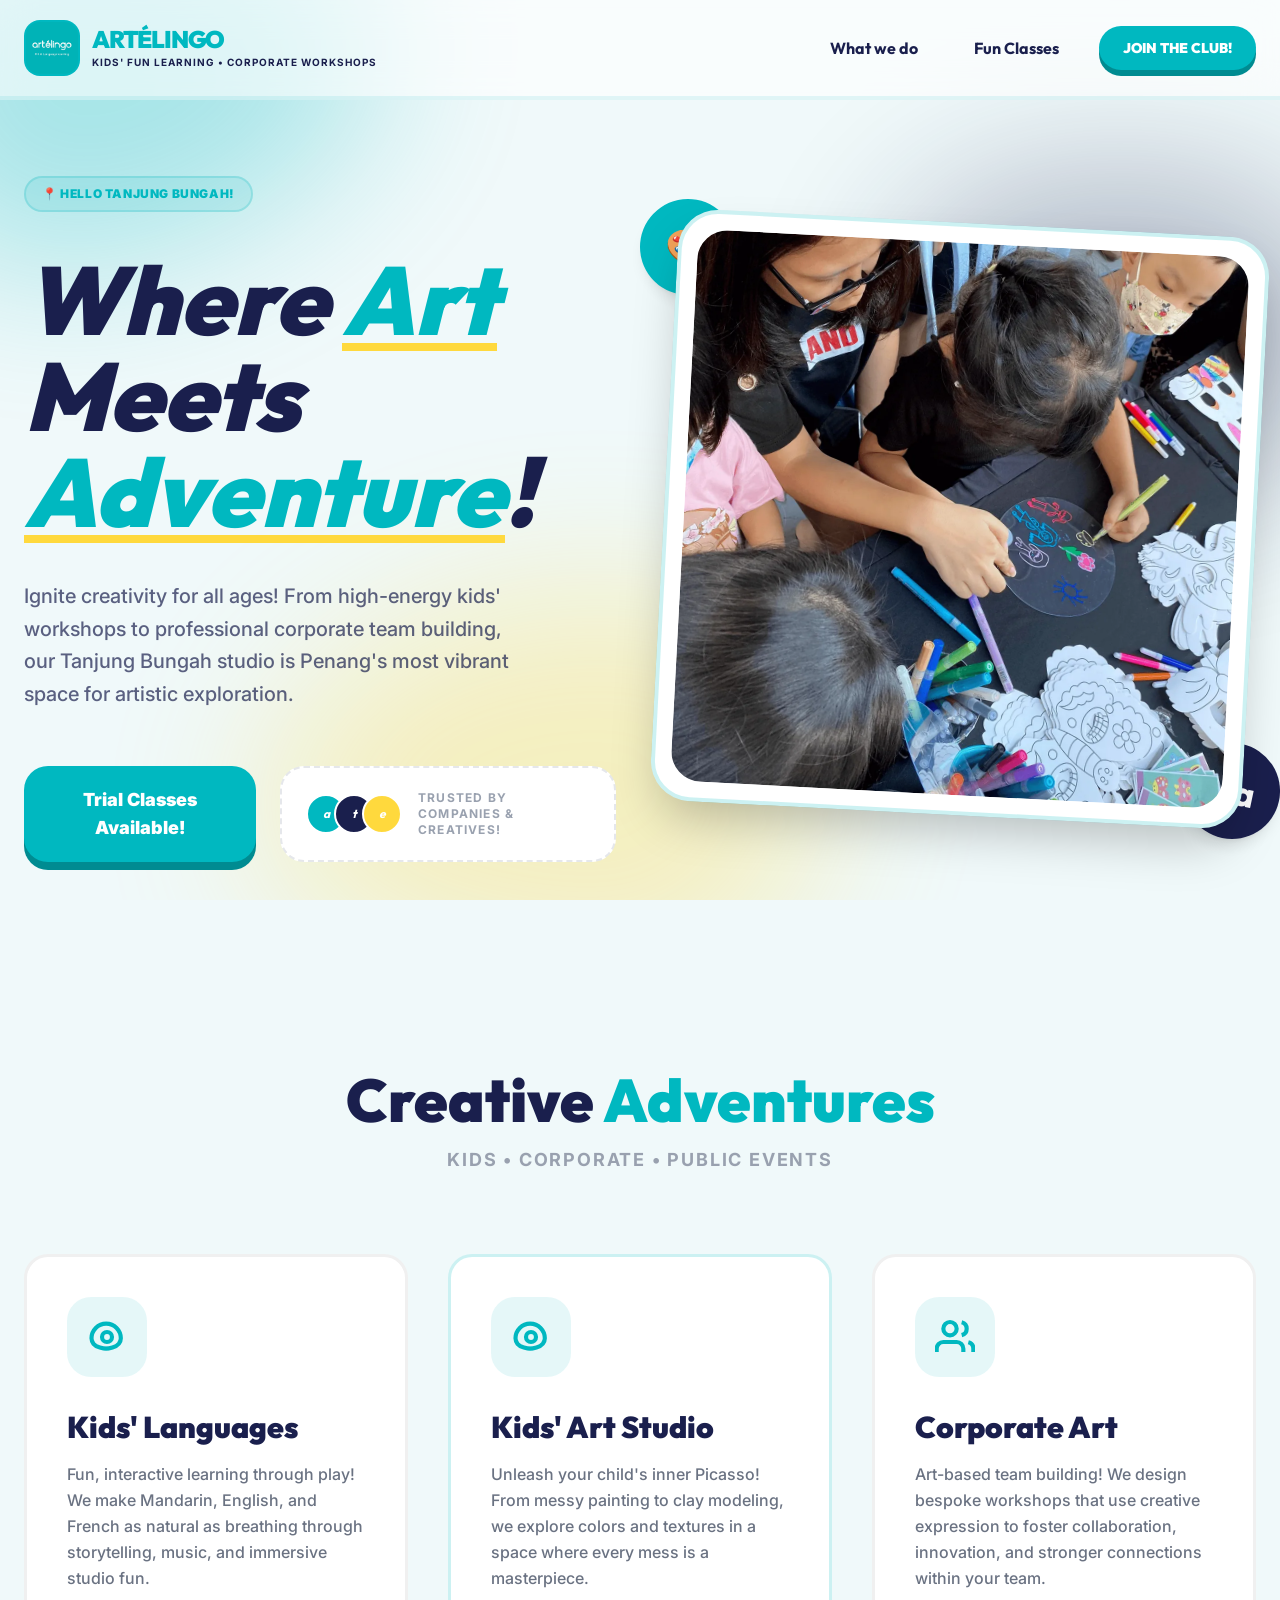
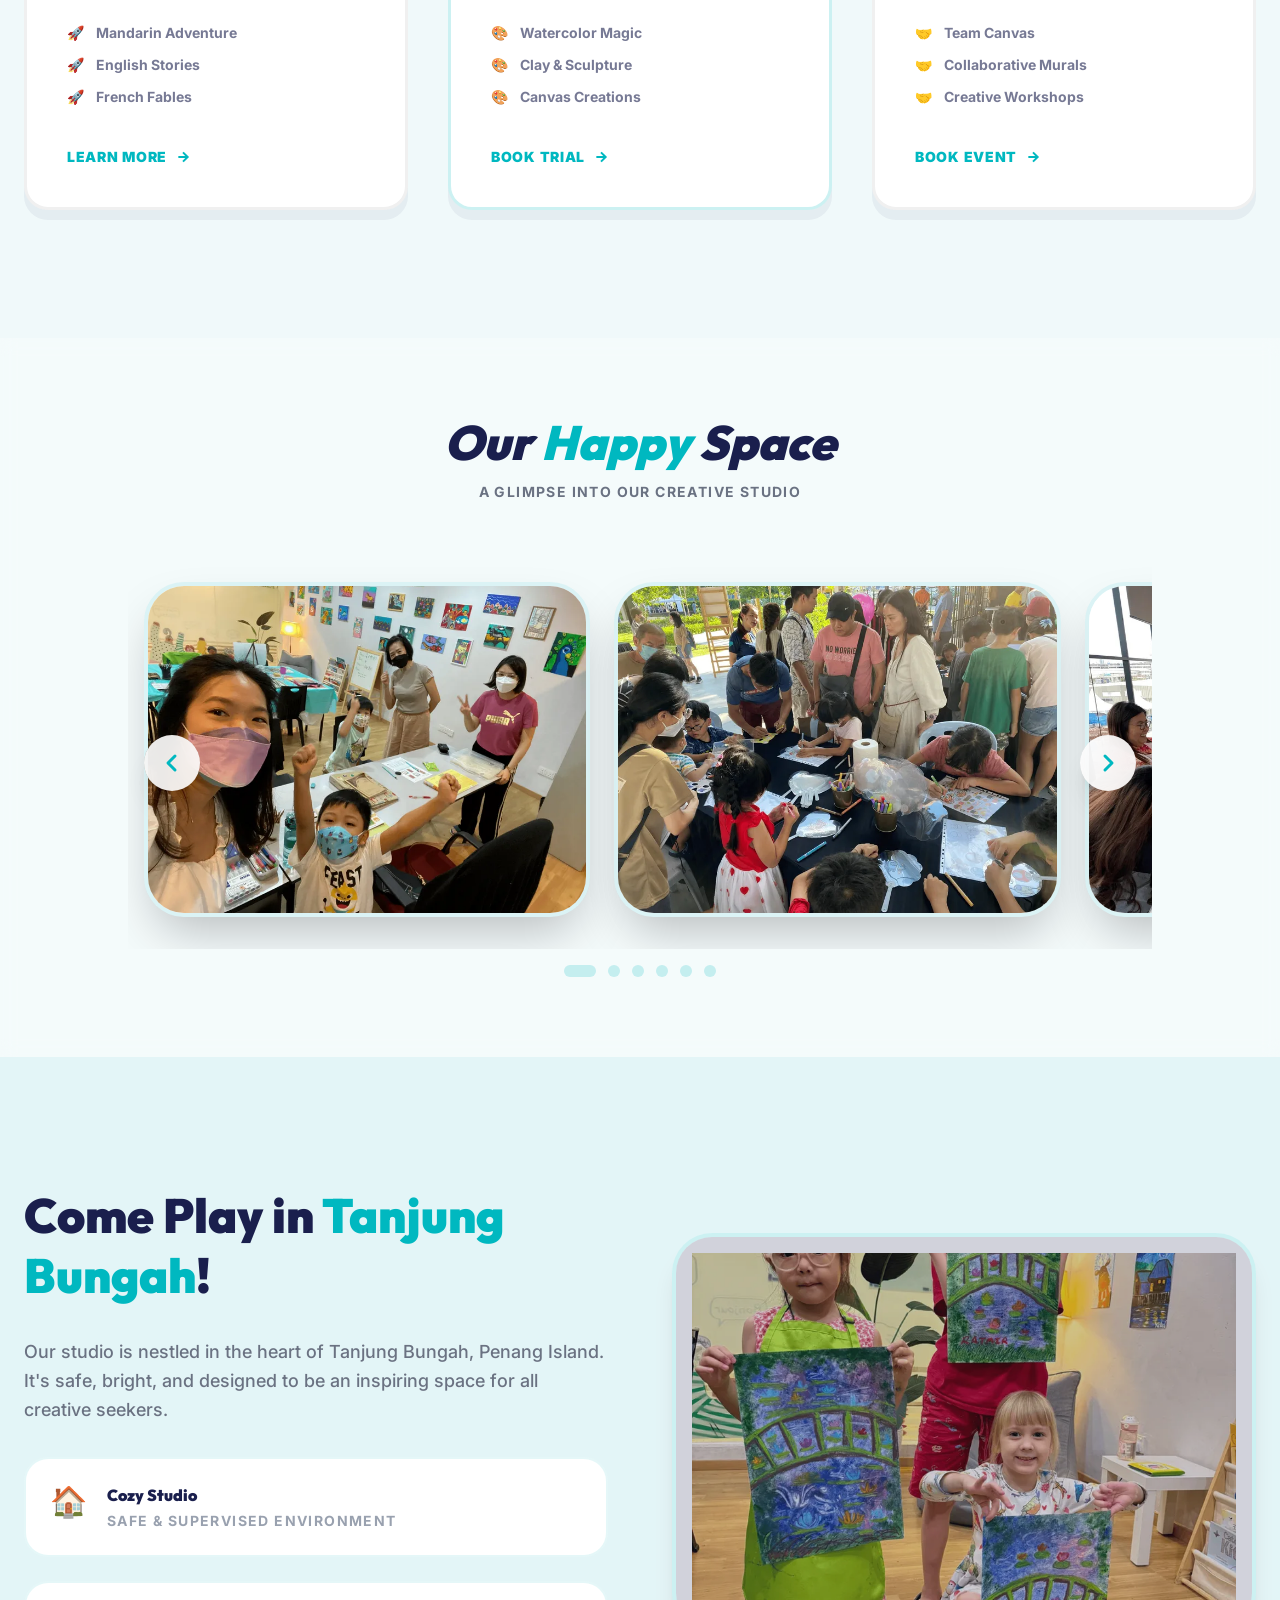
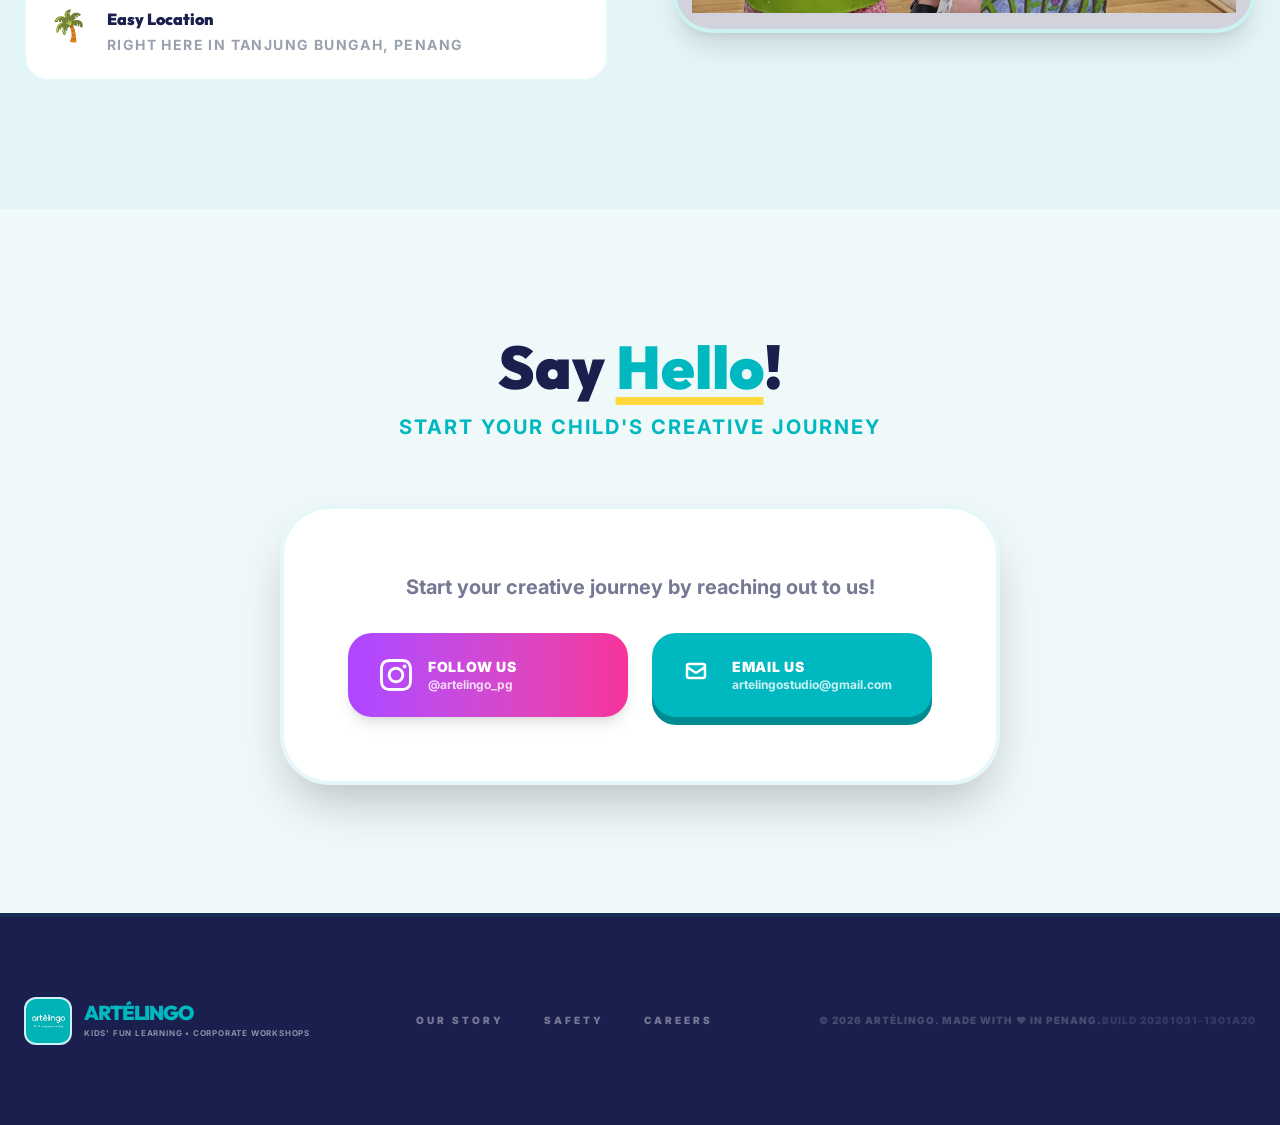
<file: index.html>
<!DOCTYPE html><html lang="en"><head><meta name="build" content="20261031-1301a20"><meta charset="utf-8"><link rel="icon" type="image/svg+xml" href="/favicon.svg"><meta name="viewport" content="width=device-width"><meta name="generator" content="Astro v7.4.4"><title>
			artélingo | Creative Workshops & Team Building @ Tanjung Bungah
		</title><link rel="preconnect" href="https://fonts.googleapis.com"><link rel="preconnect" href="https://fonts.gstatic.com" crossorigin><link href="https://fonts.googleapis.com/css2?family=Inter:wght@400;600;700&family=Outfit:wght@500;700;800&display=swap" rel="stylesheet"><link rel="stylesheet" href="/assets/global.DvCF8xpD.css"><style>.hide-scrollbar[data-astro-cid-oulirr76]::-webkit-scrollbar{display:none}.hide-scrollbar[data-astro-cid-oulirr76]{-ms-overflow-style:none;scrollbar-width:none}
</style></head><body class="bg-bg-light text-brand-navy selection:bg-brand-teal/30"><!-- Playful Background Blobs --><div class="fixed inset-0 pointer-events-none -z-10 overflow-hidden"><div class="absolute top-[-10%] left-[-10%] w-[40%] h-[40%] bg-brand-teal blob-bg fun-border"></div><div class="absolute top-[20%] right-[-5%] w-[35%] h-[35%] bg-brand-navy blob-bg rounded-full opacity-10"></div><div class="absolute bottom-[-10%] left-[20%] w-[45%] h-[45%] bg-brand-yellow blob-bg fun-border" style="border-radius: 60% 40% 30% 70% / 60% 30% 70% 40%;"></div></div><!-- Navigation --><nav class="fixed top-0 w-full z-50 bg-white/60 backdrop-blur-lg border-b-4 border-brand-teal/10"><div class="max-w-7xl mx-auto px-6 h-24 flex items-center justify-between"><div class="flex items-center gap-3 group cursor-pointer"><div class="w-14 h-14 bg-brand-teal rounded-2xl flex items-center justify-center transform group-hover:rotate-12 transition-transform overflow-hidden border-2 border-brand-teal/20"><img src="/assets/logo.BZkuWe5F_Z1hV9ai.svg" alt="artélingo logo" loading="lazy" decoding="async" width="1692" height="1182" class="w-full h-full object-cover"></div><div class="flex flex-col"><span class="text-2xl font-black tracking-tighter text-brand-teal font-outfit uppercase leading-none">artélingo</span><span class="text-[10px] font-bold text-brand-navy uppercase tracking-widest mt-1">Kids' Fun Learning • Corporate Workshops</span></div></div><div class="hidden md:flex items-center gap-6 font-outfit"><a href="#about" class="px-4 py-2 hover:text-brand-teal transition-colors font-bold">What we do</a><a href="#classes" class="px-4 py-2 hover:text-brand-teal transition-colors font-bold">Fun Classes</a><a href="#contact" class="px-6 py-3 bg-brand-teal text-white rounded-full hover:scale-110 transition-transform shadow-[0_6px_0_#008b91] active:translate-y-[4px] active:shadow-none font-black text-sm uppercase">Join the Club!</a></div></div></nav><main class="pt-24"><!-- Hero Section --><section class="relative min-h-[90vh] flex items-center py-20 overflow-hidden"><div class="max-w-7xl mx-auto px-6 grid lg:grid-cols-2 gap-12 items-center"><div class="space-y-10"><div class="inline-flex items-center gap-2 px-4 py-2 rounded-full bg-brand-teal/10 border-2 border-brand-teal/20 text-brand-teal text-xs font-black uppercase tracking-wider bouncy">📍 Hello Tanjung Bungah!</div><h1 class="text-6xl md:text-8xl font-black text-brand-navy font-outfit leading-none italic">Where <span class="text-brand-teal underline decoration-brand-yellow decoration-8 underline-offset-8">Art</span> Meets <span class="text-brand-teal underline decoration-brand-yellow decoration-8 underline-offset-8">Adventure</span>!</h1><p class="text-xl text-brand-navy/70 max-w-lg font-medium leading-relaxed">Ignite creativity for all ages! From high-energy kids' workshops to professional corporate team building, our Tanjung Bungah studio is Penang's most vibrant space for artistic exploration.</p><div class="flex flex-col sm:flex-row gap-6 pt-4"><a href="#contact" class="px-10 py-5 bg-brand-teal text-white font-black rounded-3xl hover:scale-105 transition-all text-center text-lg shadow-[0_8px_0_#008b91] active:translate-y-[4px] active:shadow-none">Trial Classes Available!</a><div class="flex items-center gap-4 px-6 py-4 bg-white rounded-3xl border-2 border-dashed border-gray-200"><div class="flex -space-x-3"><div class="w-10 h-10 rounded-full bg-brand-teal border-2 border-white flex items-center justify-center text-white text-xs font-bold font-outfit leading-none italic">a</div><div class="w-10 h-10 rounded-full bg-brand-navy border-2 border-white flex items-center justify-center text-white text-xs font-bold font-outfit leading-none italic">t</div><div class="w-10 h-10 rounded-full bg-brand-yellow border-2 border-white flex items-center justify-center text-white text-xs font-bold font-outfit leading-none italic">e</div></div><span class="text-xs font-bold text-gray-400 uppercase tracking-widest">Trusted by Companies & Creatives!</span></div></div></div><div class="relative"><!-- Fun Image/SVG Cluster --><div class="relative z-10 p-4 bg-white rounded-[40px] shadow-2xl rotate-3 border-4 border-brand-teal/20 overflow-hidden group"><div class="aspect-square bg-brand-teal/5 rounded-[30px] flex items-center justify-center relative overflow-hidden"><img src="/assets/studio-15.DDVsmuvL_Z25CgY3.webp" srcset="/assets/studio-15.DDVsmuvL_KbuqV.webp 400w, /assets/studio-15.DDVsmuvL_Z29Nv1t.webp 800w, /assets/studio-15.DDVsmuvL_Z2rF9P1.webp 1200w" sizes="(max-width: 1200px) 100vw, 1200px" alt="Studio Session" loading="lazy" decoding="async" width="1440" height="1920" class="w-full h-full object-cover group-hover:scale-110 transition-transform duration-700"><div class="absolute inset-0 bg-gradient-to-t from-brand-navy/40 to-transparent opacity-0 group-hover:opacity-100 transition-opacity flex items-end p-8"><p class="text-white font-outfit font-bold italic">Fun moments at the studio</p></div></div></div><!-- Decorative Elements --><div class="absolute -top-6 -left-6 w-24 h-24 bg-brand-teal rounded-full flex items-center justify-center text-white text-4xl shadow-lg -rotate-12">🎨</div><div class="absolute -bottom-6 -right-6 w-24 h-24 bg-brand-navy rounded-full flex items-center justify-center text-white text-4xl shadow-lg rotate-12 font-bold font-outfit">Aa</div></div></div></section><!-- Services / Classes Section --><section id="classes" class="py-32 relative"><div class="max-w-7xl mx-auto px-6"><div class="text-center mb-20 space-y-4"><h2 class="text-5xl md:text-6xl font-black font-outfit text-brand-navy">Creative <span class="text-brand-teal">Adventures</span></h2><p class="text-lg font-bold text-gray-400 uppercase tracking-widest">Kids • Corporate • Public Events</p></div><div class="grid md:grid-cols-3 gap-10"><!-- Kids' Languages --><div class="kid-card p-10 group bg-white"><div class="w-20 h-20 bg-brand-teal/10 rounded-3xl flex items-center justify-center text-brand-teal mb-8 group-hover:scale-110 transition-transform"><svg class="w-10 h-10" viewBox="0 0 24 24" fill="none" stroke="currentColor" stroke-width="2.5"><path d="M12 19c-2.3 0-6.4-.8-8.1-2.9-.7-.9-1.2-2.1-1.2-3.3 0-4.8 3.9-8.8 8.8-8.8s8.8 3.9 8.8 8.8c0 1.2-.5 2.4-1.2 3.3-1.7 2.1-5.8 2.9-8.1 2.9Z"></path><circle cx="12" cy="12" r="3"></circle></svg></div><h3 class="text-3xl font-black text-brand-navy mb-4 font-outfit">Kids' Languages</h3><p class="text-gray-500 font-medium leading-relaxed mb-8">Fun, interactive learning through play! We make Mandarin, English, and French as natural as breathing through storytelling, music, and immersive studio fun.</p><ul class="space-y-3 mb-10"><li class="flex items-center gap-3 font-bold text-sm text-brand-navy/60"><span class="text-brand-teal">🚀</span> Mandarin Adventure</li><li class="flex items-center gap-3 font-bold text-sm text-brand-navy/60"><span class="text-brand-teal">🚀</span> English Stories</li><li class="flex items-center gap-3 font-bold text-sm text-brand-navy/60"><span class="text-brand-teal">🚀</span> French Fables</li></ul><a href="#contact" class="text-brand-teal font-black text-sm uppercase tracking-wider flex items-center gap-2 group/link hover:gap-4 transition-all">Learn More <svg class="w-4 h-4" viewBox="0 0 24 24" fill="none" stroke="currentColor" stroke-width="3"><path d="M5 12h14M12 5l7 7-7 7"></path></svg></a></div><!-- Kids' Art Studio --><div class="kid-card p-10 group bg-white !border-brand-teal/20"><div class="w-20 h-20 bg-brand-teal/10 rounded-3xl flex items-center justify-center text-brand-teal mb-8 group-hover:scale-110 transition-transform"><svg class="w-10 h-10" viewBox="0 0 24 24" fill="none" stroke="currentColor" stroke-width="2.5"><path d="M12 19c-2.3 0-6.4-.8-8.1-2.9-.7-.9-1.2-2.1-1.2-3.3 0-4.8 3.9-8.8 8.8-8.8s8.8 3.9 8.8 8.8c0 1.2-.5 2.4-1.2 3.3-1.7 2.1-5.8 2.9-8.1 2.9Z"></path><circle cx="12" cy="12" r="3"></circle></svg></div><h3 class="text-3xl font-black text-brand-navy mb-4 font-outfit">Kids' Art Studio</h3><p class="text-gray-500 font-medium leading-relaxed mb-8">Unleash your child's inner Picasso! From messy painting to clay modeling, we explore colors and textures in a space where every mess is a masterpiece.</p><ul class="space-y-3 mb-10"><li class="flex items-center gap-3 font-bold text-sm text-brand-navy/60"><span class="text-brand-teal">🎨</span> Watercolor Magic</li><li class="flex items-center gap-3 font-bold text-sm text-brand-navy/60"><span class="text-brand-teal">🎨</span> Clay & Sculpture</li><li class="flex items-center gap-3 font-bold text-sm text-brand-navy/60"><span class="text-brand-teal">🎨</span> Canvas Creations</li></ul><a href="#contact" class="text-brand-teal font-black text-sm uppercase tracking-wider flex items-center gap-2 group/link hover:gap-4 transition-all">Book Trial <svg class="w-4 h-4" viewBox="0 0 24 24" fill="none" stroke="currentColor" stroke-width="3"><path d="M5 12h14M12 5l7 7-7 7"></path></svg></a></div><!-- Corporate Art --><div class="kid-card p-10 group bg-white"><div class="w-20 h-20 bg-brand-teal/10 rounded-3xl flex items-center justify-center text-brand-teal mb-8 group-hover:scale-110 transition-transform"><svg class="w-10 h-10" viewBox="0 0 24 24" fill="none" stroke="currentColor" stroke-width="2.5"><path d="M17 21v-2a4 4 0 0 0-4-4H5a4 4 0 0 0-4 4v2"></path><circle cx="9" cy="7" r="4"></circle><path d="M23 21v-2a4 4 0 0 0-3-3.87"></path><path d="M16 3.13a4 4 0 0 1 0 7.75"></path></svg></div><h3 class="text-3xl font-black text-brand-navy mb-4 font-outfit">Corporate Art</h3><p class="text-gray-500 font-medium leading-relaxed mb-8">Art-based team building! We design bespoke workshops that use creative expression to foster collaboration, innovation, and stronger connections within your team.</p><ul class="space-y-3 mb-10"><li class="flex items-center gap-3 font-bold text-sm text-brand-navy/60"><span class="text-brand-teal">🤝</span> Team Canvas</li><li class="flex items-center gap-3 font-bold text-sm text-brand-navy/60"><span class="text-brand-teal">🤝</span> Collaborative Murals</li><li class="flex items-center gap-3 font-bold text-sm text-brand-navy/60"><span class="text-brand-teal">🤝</span> Creative Workshops</li></ul><a href="#contact" class="text-brand-teal font-black text-sm uppercase tracking-wider flex items-center gap-2 group/link hover:gap-4 transition-all">Book Event <svg class="w-4 h-4" viewBox="0 0 24 24" fill="none" stroke="currentColor" stroke-width="3"><path d="M5 12h14M12 5l7 7-7 7"></path></svg></a></div></div></div></section><!-- Studio Gallery Section --><section class="py-20 overflow-hidden bg-white/30 backdrop-blur-sm"><div class="max-w-7xl mx-auto px-6"><div class="text-center mb-12"><h2 class="text-4xl md:text-5xl font-black font-outfit text-brand-navy mb-4 italic">Our <span class="text-brand-teal">Happy</span> Space</h2><p class="text-gray-500 font-bold uppercase tracking-widest text-sm">A glimpse into our creative studio</p></div><div class="relative group max-w-5xl mx-auto" data-astro-cid-oulirr76><div id="carousel" class="flex overflow-x-auto snap-x snap-mandatory hide-scrollbar gap-6 py-8 px-4 scroll-smooth" data-astro-cid-oulirr76><div class="flex-none w-[85%] md:w-[60%] lg:w-[45%] snap-center" data-astro-cid-oulirr76><div class="relative aspect-[4/3] overflow-hidden rounded-[40px] shadow-2xl border-4 border-brand-teal/10 group/card" data-astro-cid-oulirr76><img src="/assets/studio-1.YqqoqtOQ_Z1LtoFF.webp" srcset="/assets/studio-1.YqqoqtOQ_1YK5PY.webp 400w, /assets/studio-1.YqqoqtOQ_Z339RC.webp 800w" sizes="(max-width: 800px) 100vw, 800px" alt="Studio Image 1" data-astro-cid-oulirr76="true" loading="lazy" decoding="async" width="1920" height="1440" class="w-full h-full object-cover group-hover/card:scale-110 transition-transform duration-700"><div class="absolute inset-0 bg-gradient-to-t from-brand-navy/60 to-transparent opacity-0 group-hover/card:opacity-100 transition-opacity duration-500 flex items-end p-8" data-astro-cid-oulirr76><span class="text-white font-outfit font-bold text-lg italic lowercase" data-astro-cid-oulirr76>artélingo studio adventure</span></div></div></div><div class="flex-none w-[85%] md:w-[60%] lg:w-[45%] snap-center" data-astro-cid-oulirr76><div class="relative aspect-[4/3] overflow-hidden rounded-[40px] shadow-2xl border-4 border-brand-teal/10 group/card" data-astro-cid-oulirr76><img src="/assets/studio-10.OKH2YwxR_2v46rG.webp" srcset="/assets/studio-10.OKH2YwxR_2kAQSk.webp 400w, /assets/studio-10.OKH2YwxR_X40rr.webp 800w" sizes="(max-width: 800px) 100vw, 800px" alt="Studio Image 2" data-astro-cid-oulirr76="true" loading="lazy" decoding="async" width="1920" height="1440" class="w-full h-full object-cover group-hover/card:scale-110 transition-transform duration-700"><div class="absolute inset-0 bg-gradient-to-t from-brand-navy/60 to-transparent opacity-0 group-hover/card:opacity-100 transition-opacity duration-500 flex items-end p-8" data-astro-cid-oulirr76><span class="text-white font-outfit font-bold text-lg italic lowercase" data-astro-cid-oulirr76>artélingo studio adventure</span></div></div></div><div class="flex-none w-[85%] md:w-[60%] lg:w-[45%] snap-center" data-astro-cid-oulirr76><div class="relative aspect-[4/3] overflow-hidden rounded-[40px] shadow-2xl border-4 border-brand-teal/10 group/card" data-astro-cid-oulirr76><img src="/assets/studio-11.DTXxa7_b_Z11kMOy.webp" srcset="/assets/studio-11.DTXxa7_b_23DB2X.webp 400w, /assets/studio-11.DTXxa7_b_G6JB5.webp 800w" sizes="(max-width: 800px) 100vw, 800px" alt="Studio Image 3" data-astro-cid-oulirr76="true" loading="lazy" decoding="async" width="1920" height="1440" class="w-full h-full object-cover group-hover/card:scale-110 transition-transform duration-700"><div class="absolute inset-0 bg-gradient-to-t from-brand-navy/60 to-transparent opacity-0 group-hover/card:opacity-100 transition-opacity duration-500 flex items-end p-8" data-astro-cid-oulirr76><span class="text-white font-outfit font-bold text-lg italic lowercase" data-astro-cid-oulirr76>artélingo studio adventure</span></div></div></div><div class="flex-none w-[85%] md:w-[60%] lg:w-[45%] snap-center" data-astro-cid-oulirr76><div class="relative aspect-[4/3] overflow-hidden rounded-[40px] shadow-2xl border-4 border-brand-teal/10 group/card" data-astro-cid-oulirr76><img src="/assets/studio-12.BcDqUwxy_Zrk7Ir.webp" srcset="/assets/studio-12.BcDqUwxy_Z2lo4Ig.webp 400w, /assets/studio-12.BcDqUwxy_1mgcDM.webp 800w" sizes="(max-width: 800px) 100vw, 800px" alt="Studio Image 4" data-astro-cid-oulirr76="true" loading="lazy" decoding="async" width="1920" height="1440" class="w-full h-full object-cover group-hover/card:scale-110 transition-transform duration-700"><div class="absolute inset-0 bg-gradient-to-t from-brand-navy/60 to-transparent opacity-0 group-hover/card:opacity-100 transition-opacity duration-500 flex items-end p-8" data-astro-cid-oulirr76><span class="text-white font-outfit font-bold text-lg italic lowercase" data-astro-cid-oulirr76>artélingo studio adventure</span></div></div></div><div class="flex-none w-[85%] md:w-[60%] lg:w-[45%] snap-center" data-astro-cid-oulirr76><div class="relative aspect-[4/3] overflow-hidden rounded-[40px] shadow-2xl border-4 border-brand-teal/10 group/card" data-astro-cid-oulirr76><img src="/assets/studio-13.CN3Lq9mC_Z96Osg.webp" srcset="/assets/studio-13.CN3Lq9mC_2lICSp.webp 400w, /assets/studio-13.CN3Lq9mC_21lLzv.webp 800w" sizes="(max-width: 800px) 100vw, 800px" alt="Studio Image 5" data-astro-cid-oulirr76="true" loading="lazy" decoding="async" width="1212" height="1920" class="w-full h-full object-cover group-hover/card:scale-110 transition-transform duration-700"><div class="absolute inset-0 bg-gradient-to-t from-brand-navy/60 to-transparent opacity-0 group-hover/card:opacity-100 transition-opacity duration-500 flex items-end p-8" data-astro-cid-oulirr76><span class="text-white font-outfit font-bold text-lg italic lowercase" data-astro-cid-oulirr76>artélingo studio adventure</span></div></div></div><div class="flex-none w-[85%] md:w-[60%] lg:w-[45%] snap-center" data-astro-cid-oulirr76><div class="relative aspect-[4/3] overflow-hidden rounded-[40px] shadow-2xl border-4 border-brand-teal/10 group/card" data-astro-cid-oulirr76><img src="/assets/studio-14.BC5aR-wb_1PQMte.webp" srcset="/assets/studio-14.BC5aR-wb_Z157XoV.webp 400w, /assets/studio-14.BC5aR-wb_1549VA.webp 800w" sizes="(max-width: 800px) 100vw, 800px" alt="Studio Image 6" data-astro-cid-oulirr76="true" loading="lazy" decoding="async" width="1440" height="1920" class="w-full h-full object-cover group-hover/card:scale-110 transition-transform duration-700"><div class="absolute inset-0 bg-gradient-to-t from-brand-navy/60 to-transparent opacity-0 group-hover/card:opacity-100 transition-opacity duration-500 flex items-end p-8" data-astro-cid-oulirr76><span class="text-white font-outfit font-bold text-lg italic lowercase" data-astro-cid-oulirr76>artélingo studio adventure</span></div></div></div></div><!-- Navigation Buttons --><button id="prev" class="absolute left-4 top-1/2 -translate-y-1/2 w-14 h-14 bg-white/90 backdrop-blur-md rounded-full shadow-xl flex items-center justify-center text-brand-teal hover:bg-brand-teal hover:text-white transition-all hover:scale-110 active:scale-95 z-20 md:flex hidden" aria-label="Previous slide" data-astro-cid-oulirr76><svg class="w-6 h-6" fill="none" stroke="currentColor" stroke-width="3" viewBox="0 0 24 24" data-astro-cid-oulirr76><path stroke-linecap="round" stroke-linejoin="round" d="M15 19l-7-7 7-7 text-brand-teal" data-astro-cid-oulirr76></path></svg></button><button id="next" class="absolute right-4 top-1/2 -translate-y-1/2 w-14 h-14 bg-white/90 backdrop-blur-md rounded-full shadow-xl flex items-center justify-center text-brand-teal hover:bg-brand-teal hover:text-white transition-all hover:scale-110 active:scale-95 z-20 md:flex hidden" aria-label="Next slide" data-astro-cid-oulirr76><svg class="w-6 h-6" fill="none" stroke="currentColor" stroke-width="3" viewBox="0 0 24 24" data-astro-cid-oulirr76><path stroke-linecap="round" stroke-linejoin="round" d="M9 5l7 7-7 7" data-astro-cid-oulirr76></path></svg></button><!-- Indicators --><div class="flex justify-center gap-3 mt-4" data-astro-cid-oulirr76><div class="w-3 h-3 rounded-full bg-brand-teal/20 transition-all duration-300" data-index="0" data-astro-cid-oulirr76></div><div class="w-3 h-3 rounded-full bg-brand-teal/20 transition-all duration-300" data-index="1" data-astro-cid-oulirr76></div><div class="w-3 h-3 rounded-full bg-brand-teal/20 transition-all duration-300" data-index="2" data-astro-cid-oulirr76></div><div class="w-3 h-3 rounded-full bg-brand-teal/20 transition-all duration-300" data-index="3" data-astro-cid-oulirr76></div><div class="w-3 h-3 rounded-full bg-brand-teal/20 transition-all duration-300" data-index="4" data-astro-cid-oulirr76></div><div class="w-3 h-3 rounded-full bg-brand-teal/20 transition-all duration-300" data-index="5" data-astro-cid-oulirr76></div></div></div><script type="module">var e=document.getElementById(`carousel`),t=document.getElementById(`prev`),n=document.getElementById(`next`),r=document.querySelectorAll(`[data-index]`);if(e&&t&&n){let i=()=>e.clientWidth*.7;t.addEventListener(`click`,()=>{e.scrollBy({left:-i(),behavior:`smooth`})}),n.addEventListener(`click`,()=>{e.scrollBy({left:i(),behavior:`smooth`})}),e.addEventListener(`scroll`,()=>{let t=Math.round(e.scrollLeft/(e.scrollWidth/r.length));r.forEach((e,n)=>{n===t?(e.classList.add(`bg-brand-teal`,`w-8`),e.classList.remove(`bg-brand-teal/20`)):(e.classList.remove(`bg-brand-teal`,`w-8`),e.classList.add(`bg-brand-teal/20`))})}),r[0]?.classList.add(`bg-brand-teal`,`w-8`)}</script></div></section><!-- Visit Us Section --><section id="visit" class="py-32 bg-brand-teal/5"><div class="max-w-7xl mx-auto px-6"><div class="grid lg:grid-cols-2 gap-16 items-center"><div class="space-y-8"><h2 class="text-5xl font-black font-outfit text-brand-navy leading-tight">Come Play in <span class="text-brand-teal">Tanjung Bungah</span>!</h2><p class="text-lg text-gray-500 font-medium leading-relaxed">Our studio is nestled in the heart of Tanjung Bungah, Penang Island. It's safe, bright, and designed to be an inspiring space for all creative seekers.</p><div class="grid gap-6"><div class="flex gap-5 p-6 bg-white rounded-3xl border-2 border-brand-teal/10"><div class="text-3xl">🏠</div><div><h4 class="font-black text-brand-navy mb-1">Cozy Studio</h4><p class="text-sm font-bold text-gray-400 uppercase tracking-widest">Safe & Supervised Environment</p></div></div><div class="flex gap-5 p-6 bg-white rounded-3xl border-2 border-brand-teal/10"><div class="text-3xl">🌴</div><div><h4 class="font-black text-brand-navy mb-1">Easy Location</h4><p class="text-sm font-bold text-gray-400 uppercase tracking-widest">Right here in Tanjung Bungah, Penang</p></div></div></div></div><div class="p-4 bg-white rounded-[40px] shadow-xl h-[400px] overflow-hidden border-4 border-brand-teal/20 relative group"><img src="/assets/studio-16.DJeHS2wc_Z1rm4fD.webp" srcset="/assets/studio-16.DJeHS2wc_7qc0h.webp 400w, /assets/studio-16.DJeHS2wc_2hCklN.webp 800w" sizes="(max-width: 800px) 100vw, 800px" alt="Artelingo Studio" loading="lazy" decoding="async" width="1440" height="1920" class="w-full h-full object-cover group-hover:scale-110 transition-transform duration-700"><div class="absolute inset-0 bg-brand-navy/20 group-hover:bg-transparent transition-colors"></div></div></div></div></section><!-- Final CTA / Contact --><section id="contact" class="py-32 relative overflow-hidden"><div class="max-w-3xl mx-auto px-6 relative z-10"><div class="text-center mb-16 space-y-4"><h2 class="text-5xl md:text-6xl font-black font-outfit text-brand-navy">Say <span class="text-brand-teal underline decoration-brand-yellow decoration-8 underline-offset-8">Hello</span>!</h2><p class="text-xl font-bold text-brand-teal uppercase tracking-widest">Start your child's creative journey</p></div><div class="space-y-8 bg-white p-10 md:p-16 rounded-[50px] shadow-2xl border-4 border-brand-teal/10"><p class="text-center text-xl font-bold text-brand-navy/60 mb-8">Start your creative journey by reaching out to us!</p><div class="grid sm:grid-cols-2 gap-6"><a href="https://instagram.com/artelingo_pg" target="_blank" rel="noopener noreferrer" class="flex items-center gap-4 px-8 py-6 bg-gradient-to-r from-purple-500 to-pink-500 text-white rounded-3xl shadow-lg hover:scale-105 transition-all text-center no-underline"><svg class="w-8 h-8" fill="currentColor" viewBox="0 0 24 24"><path d="M12 2.163c3.204 0 3.584.012 4.85.07 3.252.148 4.771 1.691 4.919 4.919.058 1.265.069 1.645.069 4.849 0 3.205-.012 3.584-.069 4.849-.149 3.225-1.664 4.771-4.919 4.919-1.266.058-1.644.07-4.85.07-3.204 0-3.584-.012-4.849-.07-3.26-.149-4.771-1.699-4.919-4.92-.058-1.265-.07-1.644-.07-4.849 0-3.204.013-3.583.07-4.849.149-3.227 1.664-4.771 4.919-4.919 1.266-.057 1.645-.069 4.849-.069zm0-2.163c-3.259 0-3.667.014-4.947.072-4.358.2-6.78 2.618-6.98 6.98-.059 1.281-.073 1.689-.073 4.948 0 3.259.014 3.668.072 4.948.2 4.358 2.618 6.78 6.98 6.98 1.281.058 1.689.072 4.948.072 3.259 0 3.668-.014 4.948-.072 4.354-.2 6.782-2.618 6.979-6.98.059-1.28.073-1.689.073-4.948 0-3.259-.014-3.667-.072-4.947-.196-4.354-2.617-6.78-6.979-6.98-1.281-.059-1.69-.073-4.949-.073zm0 5.838c-3.403 0-6.162 2.759-6.162 6.162s2.759 6.163 6.162 6.163 6.162-2.759 6.162-6.163c0-3.403-2.759-6.162-6.162-6.162zm0 10.162c-2.209 0-4-1.79-4-4 0-2.209 1.791-4 4-4s4 1.791 4 4c0 2.21-1.791 4-4 4zm6.406-11.845c-.796 0-1.441.645-1.441 1.44s.645 1.44 1.441 1.44c.795 0 1.439-.645 1.439-1.44s-.644-1.44-1.439-1.44z"></path></svg><div class="text-left"><div class="font-black uppercase tracking-wider text-sm">Follow us</div><div class="font-bold text-xs opacity-80">@artelingo_pg</div></div></a><a href="mailto:artelingostudio@gmail.com" class="flex items-center gap-4 px-8 py-6 bg-brand-teal text-white rounded-3xl shadow-[0_8px_0_#008b91] hover:scale-105 hover:shadow-[0_12px_0_#008b91] active:translate-y-[4px] active:shadow-[0_4px_0_#008b91] transition-all text-center no-underline"><svg class="w-8 h-8" fill="none" stroke="currentColor" stroke-width="2.5"><path d="M3 8l7.89 5.26a2 2 0 002.22 0L21 8M5 19h14a2 2 0 002-2V7a2 2 0 00-2-2H5a2 2 0 00-2 2v10a2 2 0 002 2z"></path></svg><div class="text-left"><div class="font-black uppercase tracking-wider text-sm">Email us</div><div class="font-bold text-xs opacity-80">artelingostudio@gmail.com</div></div></a></div></div></div></section><!-- Footer --><footer class="py-20 border-t-4 border-brand-teal/10 bg-brand-navy text-white"><div class="max-w-7xl mx-auto px-6 flex flex-col md:flex-row justify-between items-center gap-12"><div class="flex items-center gap-3"><div class="w-12 h-12 bg-white rounded-xl flex items-center justify-center overflow-hidden border-2 border-brand-teal/20"><img src="/assets/logo.BZkuWe5F_Z1hV9ai.svg" alt="artélingo logo" loading="lazy" decoding="async" width="1692" height="1182" class="w-full h-full object-cover"></div><div class="flex flex-col"><span class="text-xl font-black uppercase tracking-tighter text-brand-teal font-outfit leading-none">artélingo</span><span class="text-[8px] font-bold text-white/50 uppercase tracking-widest mt-1">Kids' Fun Learning • Corporate Workshops</span></div></div><div class="flex gap-10 text-[10px] font-black uppercase tracking-[0.3em] text-white/40"><a href="#" class="hover:text-brand-teal transition-colors">Our Story</a><a href="#" class="hover:text-brand-teal transition-colors">Safety</a><a href="#" class="hover:text-brand-teal transition-colors">Careers</a></div><div class="text-[10px] text-white/20 font-black uppercase tracking-widest">&copy; 2026 artélingo. Made with ❤️ in Penang.<span class="opacity-60">build 20261031-1301a20</span></div></div></footer></main></body></html>
</file>
<file: assets/global.DvCF8xpD.css>
/*! tailwindcss v4.3.3 | MIT License | https://tailwindcss.com */
@layer properties{@supports (((-webkit-hyphens:none)) and (not (margin-trim:inline))) or ((-moz-orient:inline) and (not (color:rgb(from red r g b)))){*,:before,:after,::backdrop{--tw-translate-x:0;--tw-translate-y:0;--tw-translate-z:0;--tw-rotate-x:initial;--tw-rotate-y:initial;--tw-rotate-z:initial;--tw-skew-x:initial;--tw-skew-y:initial;--tw-scroll-snap-strictness:proximity;--tw-space-y-reverse:0;--tw-space-x-reverse:0;--tw-border-style:solid;--tw-gradient-position:initial;--tw-gradient-from:#0000;--tw-gradient-via:#0000;--tw-gradient-to:#0000;--tw-gradient-stops:initial;--tw-gradient-via-stops:initial;--tw-gradient-from-position:0%;--tw-gradient-via-position:50%;--tw-gradient-to-position:100%;--tw-leading:initial;--tw-font-weight:initial;--tw-tracking:initial;--tw-shadow:0 0 #0000;--tw-shadow-color:initial;--tw-shadow-alpha:100%;--tw-inset-shadow:0 0 #0000;--tw-inset-shadow-color:initial;--tw-inset-shadow-alpha:100%;--tw-ring-color:initial;--tw-ring-shadow:0 0 #0000;--tw-inset-ring-color:initial;--tw-inset-ring-shadow:0 0 #0000;--tw-ring-inset:initial;--tw-ring-offset-width:0px;--tw-ring-offset-color:#fff;--tw-ring-offset-shadow:0 0 #0000;--tw-backdrop-blur:initial;--tw-backdrop-brightness:initial;--tw-backdrop-contrast:initial;--tw-backdrop-grayscale:initial;--tw-backdrop-hue-rotate:initial;--tw-backdrop-invert:initial;--tw-backdrop-opacity:initial;--tw-backdrop-saturate:initial;--tw-backdrop-sepia:initial;--tw-duration:initial;--tw-scale-x:1;--tw-scale-y:1;--tw-scale-z:1}}}@layer theme{:root,:host{--font-sans:-apple-system, BlinkMacSystemFont, "Segoe UI", Roboto, "Helvetica Neue", "Noto Sans", Arial, sans-serif, "Apple Color Emoji", "Segoe UI Emoji", "Segoe UI Symbol", "Noto Color Emoji";--font-mono:ui-monospace, SFMono-Regular, Menlo, Monaco, Consolas, "Liberation Mono", "Courier New", monospace;--color-purple-500:oklch(62.7% .265 303.9);--color-pink-500:oklch(65.6% .241 354.308);--color-gray-200:oklch(92.8% .006 264.531);--color-gray-400:oklch(70.7% .022 261.325);--color-gray-500:oklch(55.1% .027 264.364);--color-white:#fff;--spacing:.25rem;--container-md:28rem;--container-lg:32rem;--container-3xl:48rem;--container-5xl:64rem;--container-7xl:80rem;--text-xs:.75rem;--text-xs--line-height:calc(1 / .75);--text-sm:.875rem;--text-sm--line-height:calc(1.25 / .875);--text-base:1rem;--text-base--line-height:calc(1.5 / 1);--text-lg:1.125rem;--text-lg--line-height:calc(1.75 / 1.125);--text-xl:1.25rem;--text-xl--line-height:calc(1.75 / 1.25);--text-2xl:1.5rem;--text-2xl--line-height:calc(2 / 1.5);--text-3xl:1.875rem;--text-3xl--line-height:calc(2.25 / 1.875);--text-4xl:2.25rem;--text-4xl--line-height:calc(2.5 / 2.25);--text-5xl:3rem;--text-5xl--line-height:1;--text-6xl:3.75rem;--text-6xl--line-height:1;--text-8xl:6rem;--text-8xl--line-height:1;--font-weight-medium:500;--font-weight-bold:700;--font-weight-extrabold:800;--font-weight-black:900;--tracking-tighter:-.05em;--tracking-wider:.05em;--tracking-widest:.1em;--leading-tight:1.25;--leading-relaxed:1.625;--radius-xl:.75rem;--radius-2xl:1rem;--radius-3xl:1.5rem;--blur-sm:8px;--blur-md:12px;--blur-lg:16px;--default-transition-duration:.15s;--default-transition-timing-function:cubic-bezier(.4, 0, .2, 1);--default-font-family:var(--font-sans);--default-mono-font-family:var(--font-mono);--color-brand-teal:var(--color-brand-teal);--color-brand-navy:var(--color-brand-navy);--color-brand-yellow:var(--color-brand-yellow);--color-brand-orange:var(--color-brand-orange);--color-bg-light:var(--color-bg-light);--color-text-main:var(--color-text-main)}}@layer base{*,:after,:before,::backdrop{box-sizing:border-box;border:0 solid;margin:0;padding:0}::file-selector-button{box-sizing:border-box;border:0 solid;margin:0;padding:0}html,:host{-webkit-text-size-adjust:100%;tab-size:4;line-height:1.5;font-family:var(--default-font-family,-apple-system, BlinkMacSystemFont, "Segoe UI", Roboto, "Helvetica Neue", "Noto Sans", Arial, sans-serif, "Apple Color Emoji", "Segoe UI Emoji", "Segoe UI Symbol", "Noto Color Emoji");font-feature-settings:var(--default-font-feature-settings,normal);font-variation-settings:var(--default-font-variation-settings,normal);-webkit-tap-highlight-color:transparent}hr{height:0;color:inherit;border-top-width:1px}abbr:where([title]){text-decoration:underline dotted}h1,h2,h3,h4,h5,h6{font-size:inherit;font-weight:inherit}a{color:inherit;-webkit-text-decoration:inherit;-webkit-text-decoration:inherit;-webkit-text-decoration:inherit;text-decoration:inherit}b,strong{font-weight:bolder}code,kbd,samp,pre{font-family:var(--default-mono-font-family,ui-monospace, SFMono-Regular, Menlo, Monaco, Consolas, "Liberation Mono", "Courier New", monospace);font-feature-settings:var(--default-mono-font-feature-settings,normal);font-variation-settings:var(--default-mono-font-variation-settings,normal);font-size:1em}small{font-size:80%}sub,sup{vertical-align:baseline;font-size:75%;line-height:0;position:relative}sub{bottom:-.25em}sup{top:-.5em}table{text-indent:0;border-color:inherit;border-collapse:collapse}:-moz-focusring:where(:not(iframe)){outline:auto}progress{vertical-align:baseline}summary{display:list-item}ol,ul,menu{list-style:none}img,svg,video,canvas,audio,iframe,embed,object{vertical-align:middle;display:block}img,video{max-width:100%;height:auto}button,input,select,optgroup,textarea{font:inherit;font-feature-settings:inherit;font-variation-settings:inherit;letter-spacing:inherit;color:inherit;opacity:1;background-color:#0000;border-radius:0}::file-selector-button{font:inherit;font-feature-settings:inherit;font-variation-settings:inherit;letter-spacing:inherit;color:inherit;opacity:1;background-color:#0000;border-radius:0}:where(select:is([multiple],[size])) optgroup{font-weight:bolder}:where(select:is([multiple],[size])) optgroup option{padding-inline-start:20px}::file-selector-button{margin-inline-end:4px}::placeholder{opacity:1}@supports (not ((-webkit-appearance:-apple-pay-button))) or (contain-intrinsic-size:1px){::placeholder{color:currentColor}@supports (color:color-mix(in lab, red, red)){::placeholder{color:color-mix(in oklab, currentcolor 50%, transparent)}}}textarea{resize:vertical}::-webkit-search-decoration{-webkit-appearance:none}::-webkit-date-and-time-value{min-height:1lh;text-align:inherit}::-webkit-datetime-edit{display:inline-flex}::-webkit-datetime-edit-fields-wrapper{padding:0}::-webkit-datetime-edit{padding-block:0}::-webkit-datetime-edit-year-field{padding-block:0}::-webkit-datetime-edit-month-field{padding-block:0}::-webkit-datetime-edit-day-field{padding-block:0}::-webkit-datetime-edit-hour-field{padding-block:0}::-webkit-datetime-edit-minute-field{padding-block:0}::-webkit-datetime-edit-second-field{padding-block:0}::-webkit-datetime-edit-millisecond-field{padding-block:0}::-webkit-datetime-edit-meridiem-field{padding-block:0}::-webkit-calendar-picker-indicator{line-height:1}:-moz-ui-invalid{box-shadow:none}button,input:where([type=button],[type=reset],[type=submit]){appearance:button}::file-selector-button{appearance:button}::-webkit-inner-spin-button{height:auto}::-webkit-outer-spin-button{height:auto}[hidden]:where(:not([hidden=until-found])){display:none!important}}@layer components;@layer utilities{.pointer-events-none{pointer-events:none}.absolute{position:absolute}.fixed{position:fixed}.relative{position:relative}.inset-0{inset:0}.-top-6{top:calc(var(--spacing) * -6)}.top-0{top:0}.top-1\/2{top:50%}.top-\[-10\%\]{top:-10%}.top-\[20\%\]{top:20%}.-right-6{right:calc(var(--spacing) * -6)}.right-4{right:calc(var(--spacing) * 4)}.right-\[-5\%\]{right:-5%}.-bottom-6{bottom:calc(var(--spacing) * -6)}.bottom-\[-10\%\]{bottom:-10%}.-left-6{left:calc(var(--spacing) * -6)}.left-4{left:calc(var(--spacing) * 4)}.left-\[-10\%\]{left:-10%}.left-\[20\%\]{left:20%}.-z-10{z-index:calc(10 * -1)}.z-10{z-index:10}.z-20{z-index:20}.z-50{z-index:50}.mx-auto{margin-inline:auto}.mt-1{margin-top:var(--spacing)}.mt-4{margin-top:calc(var(--spacing) * 4)}.mt-6{margin-top:calc(var(--spacing) * 6)}.mt-10{margin-top:calc(var(--spacing) * 10)}.mb-1{margin-bottom:var(--spacing)}.mb-4{margin-bottom:calc(var(--spacing) * 4)}.mb-8{margin-bottom:calc(var(--spacing) * 8)}.mb-10{margin-bottom:calc(var(--spacing) * 10)}.mb-12{margin-bottom:calc(var(--spacing) * 12)}.mb-16{margin-bottom:calc(var(--spacing) * 16)}.mb-20{margin-bottom:calc(var(--spacing) * 20)}.flex{display:flex}.grid{display:grid}.hidden{display:none}.inline-flex{display:inline-flex}.aspect-\[4\/3\]{aspect-ratio:4/3}.aspect-square{aspect-ratio:1}.h-3{height:calc(var(--spacing) * 3)}.h-4{height:calc(var(--spacing) * 4)}.h-6{height:calc(var(--spacing) * 6)}.h-8{height:calc(var(--spacing) * 8)}.h-10{height:calc(var(--spacing) * 10)}.h-12{height:calc(var(--spacing) * 12)}.h-14{height:calc(var(--spacing) * 14)}.h-20{height:calc(var(--spacing) * 20)}.h-24{height:calc(var(--spacing) * 24)}.h-\[35\%\]{height:35%}.h-\[40\%\]{height:40%}.h-\[45\%\]{height:45%}.h-\[400px\]{height:400px}.h-full{height:100%}.min-h-\[90vh\]{min-height:90vh}.min-h-screen{min-height:100vh}.w-3{width:calc(var(--spacing) * 3)}.w-4{width:calc(var(--spacing) * 4)}.w-6{width:calc(var(--spacing) * 6)}.w-8{width:calc(var(--spacing) * 8)}.w-10{width:calc(var(--spacing) * 10)}.w-12{width:calc(var(--spacing) * 12)}.w-14{width:calc(var(--spacing) * 14)}.w-20{width:calc(var(--spacing) * 20)}.w-24{width:calc(var(--spacing) * 24)}.w-\[35\%\]{width:35%}.w-\[40\%\]{width:40%}.w-\[45\%\]{width:45%}.w-\[85\%\]{width:85%}.w-full{width:100%}.max-w-3xl{max-width:var(--container-3xl)}.max-w-5xl{max-width:var(--container-5xl)}.max-w-7xl{max-width:var(--container-7xl)}.max-w-lg{max-width:var(--container-lg)}.max-w-md{max-width:var(--container-md)}.flex-none{flex:none}.-translate-y-1\/2{--tw-translate-y:calc(calc(1 / 2 * 100%) * -1);translate:var(--tw-translate-x) var(--tw-translate-y)}.-rotate-12{rotate:-12deg}.rotate-3{rotate:3deg}.rotate-12{rotate:12deg}.transform{transform:var(--tw-rotate-x,) var(--tw-rotate-y,) var(--tw-rotate-z,) var(--tw-skew-x,) var(--tw-skew-y,)}.cursor-pointer{cursor:pointer}.snap-x{scroll-snap-type:x var(--tw-scroll-snap-strictness)}.snap-mandatory{--tw-scroll-snap-strictness:mandatory}.snap-center{scroll-snap-align:center}.flex-col{flex-direction:column}.items-center{align-items:center}.items-end{align-items:flex-end}.justify-between{justify-content:space-between}.justify-center{justify-content:center}.gap-2{gap:calc(var(--spacing) * 2)}.gap-3{gap:calc(var(--spacing) * 3)}.gap-4{gap:calc(var(--spacing) * 4)}.gap-5{gap:calc(var(--spacing) * 5)}.gap-6{gap:calc(var(--spacing) * 6)}.gap-10{gap:calc(var(--spacing) * 10)}.gap-12{gap:calc(var(--spacing) * 12)}.gap-16{gap:calc(var(--spacing) * 16)}:where(.space-y-3>:not(:last-child)){--tw-space-y-reverse:0;margin-block-start:calc(calc(var(--spacing) * 3) * var(--tw-space-y-reverse));margin-block-end:calc(calc(var(--spacing) * 3) * calc(1 - var(--tw-space-y-reverse)))}:where(.space-y-4>:not(:last-child)){--tw-space-y-reverse:0;margin-block-start:calc(calc(var(--spacing) * 4) * var(--tw-space-y-reverse));margin-block-end:calc(calc(var(--spacing) * 4) * calc(1 - var(--tw-space-y-reverse)))}:where(.space-y-8>:not(:last-child)){--tw-space-y-reverse:0;margin-block-start:calc(calc(var(--spacing) * 8) * var(--tw-space-y-reverse));margin-block-end:calc(calc(var(--spacing) * 8) * calc(1 - var(--tw-space-y-reverse)))}:where(.space-y-10>:not(:last-child)){--tw-space-y-reverse:0;margin-block-start:calc(calc(var(--spacing) * 10) * var(--tw-space-y-reverse));margin-block-end:calc(calc(var(--spacing) * 10) * calc(1 - var(--tw-space-y-reverse)))}:where(.-space-x-3>:not(:last-child)){--tw-space-x-reverse:0;margin-inline-start:calc(calc(var(--spacing) * -3) * var(--tw-space-x-reverse));margin-inline-end:calc(calc(var(--spacing) * -3) * calc(1 - var(--tw-space-x-reverse)))}.overflow-hidden{overflow:hidden}.overflow-x-auto{overflow-x:auto}.scroll-smooth{scroll-behavior:smooth}.rounded-2xl{border-radius:var(--radius-2xl)}.rounded-3xl{border-radius:var(--radius-3xl)}.rounded-\[30px\]{border-radius:30px}.rounded-\[40px\]{border-radius:40px}.rounded-\[50px\]{border-radius:50px}.rounded-full{border-radius:2147483647px}.rounded-xl{border-radius:var(--radius-xl)}.border-2{border-style:var(--tw-border-style);border-width:2px}.border-4{border-style:var(--tw-border-style);border-width:4px}.border-t-4{border-top-style:var(--tw-border-style);border-top-width:4px}.border-b-4{border-bottom-style:var(--tw-border-style);border-bottom-width:4px}.border-dashed{--tw-border-style:dashed;border-style:dashed}.\!border-brand-teal\/20{border-color:var(--color-brand-teal)!important}@supports (color:color-mix(in lab, red, red)){.\!border-brand-teal\/20{border-color:color-mix(in oklab, var(--color-brand-teal) 20%, transparent)!important}}.border-brand-teal\/10{border-color:var(--color-brand-teal)}@supports (color:color-mix(in lab, red, red)){.border-brand-teal\/10{border-color:color-mix(in oklab, var(--color-brand-teal) 10%, transparent)}}.border-brand-teal\/20{border-color:var(--color-brand-teal)}@supports (color:color-mix(in lab, red, red)){.border-brand-teal\/20{border-color:color-mix(in oklab, var(--color-brand-teal) 20%, transparent)}}.border-gray-200{border-color:var(--color-gray-200)}.border-white{border-color:var(--color-white)}.bg-bg-light{background-color:var(--color-bg-light)}.bg-brand-navy,.bg-brand-navy\/20{background-color:var(--color-brand-navy)}@supports (color:color-mix(in lab, red, red)){.bg-brand-navy\/20{background-color:color-mix(in oklab, var(--color-brand-navy) 20%, transparent)}}.bg-brand-teal,.bg-brand-teal\/5{background-color:var(--color-brand-teal)}@supports (color:color-mix(in lab, red, red)){.bg-brand-teal\/5{background-color:color-mix(in oklab, var(--color-brand-teal) 5%, transparent)}}.bg-brand-teal\/10{background-color:var(--color-brand-teal)}@supports (color:color-mix(in lab, red, red)){.bg-brand-teal\/10{background-color:color-mix(in oklab, var(--color-brand-teal) 10%, transparent)}}.bg-brand-teal\/20{background-color:var(--color-brand-teal)}@supports (color:color-mix(in lab, red, red)){.bg-brand-teal\/20{background-color:color-mix(in oklab, var(--color-brand-teal) 20%, transparent)}}.bg-brand-yellow{background-color:var(--color-brand-yellow)}.bg-white{background-color:var(--color-white)}.bg-white\/30{background-color:#ffffff4d}@supports (color:color-mix(in lab, red, red)){.bg-white\/30{background-color:color-mix(in oklab, var(--color-white) 30%, transparent)}}.bg-white\/60{background-color:#fff9}@supports (color:color-mix(in lab, red, red)){.bg-white\/60{background-color:color-mix(in oklab, var(--color-white) 60%, transparent)}}.bg-white\/90{background-color:#ffffffe6}@supports (color:color-mix(in lab, red, red)){.bg-white\/90{background-color:color-mix(in oklab, var(--color-white) 90%, transparent)}}.bg-gradient-to-r{--tw-gradient-position:to right in oklab;background-image:linear-gradient(var(--tw-gradient-stops))}.bg-gradient-to-t{--tw-gradient-position:to top in oklab;background-image:linear-gradient(var(--tw-gradient-stops))}.from-brand-navy\/40{--tw-gradient-from:var(--color-brand-navy)}@supports (color:color-mix(in lab, red, red)){.from-brand-navy\/40{--tw-gradient-from:color-mix(in oklab, var(--color-brand-navy) 40%, transparent)}}.from-brand-navy\/40{--tw-gradient-stops:var(--tw-gradient-via-stops,var(--tw-gradient-position), var(--tw-gradient-from) var(--tw-gradient-from-position), var(--tw-gradient-to) var(--tw-gradient-to-position))}.from-brand-navy\/60{--tw-gradient-from:var(--color-brand-navy)}@supports (color:color-mix(in lab, red, red)){.from-brand-navy\/60{--tw-gradient-from:color-mix(in oklab, var(--color-brand-navy) 60%, transparent)}}.from-brand-navy\/60{--tw-gradient-stops:var(--tw-gradient-via-stops,var(--tw-gradient-position), var(--tw-gradient-from) var(--tw-gradient-from-position), var(--tw-gradient-to) var(--tw-gradient-to-position))}.from-purple-500{--tw-gradient-from:var(--color-purple-500);--tw-gradient-stops:var(--tw-gradient-via-stops,var(--tw-gradient-position), var(--tw-gradient-from) var(--tw-gradient-from-position), var(--tw-gradient-to) var(--tw-gradient-to-position))}.to-pink-500{--tw-gradient-to:var(--color-pink-500);--tw-gradient-stops:var(--tw-gradient-via-stops,var(--tw-gradient-position), var(--tw-gradient-from) var(--tw-gradient-from-position), var(--tw-gradient-to) var(--tw-gradient-to-position))}.to-transparent{--tw-gradient-to:transparent;--tw-gradient-stops:var(--tw-gradient-via-stops,var(--tw-gradient-position), var(--tw-gradient-from) var(--tw-gradient-from-position), var(--tw-gradient-to) var(--tw-gradient-to-position))}.object-cover{object-fit:cover}.p-4{padding:calc(var(--spacing) * 4)}.p-6{padding:calc(var(--spacing) * 6)}.p-8{padding:calc(var(--spacing) * 8)}.p-10{padding:calc(var(--spacing) * 10)}.px-4{padding-inline:calc(var(--spacing) * 4)}.px-6{padding-inline:calc(var(--spacing) * 6)}.px-8{padding-inline:calc(var(--spacing) * 8)}.px-10{padding-inline:calc(var(--spacing) * 10)}.py-2{padding-block:calc(var(--spacing) * 2)}.py-3{padding-block:calc(var(--spacing) * 3)}.py-4{padding-block:calc(var(--spacing) * 4)}.py-5{padding-block:calc(var(--spacing) * 5)}.py-6{padding-block:calc(var(--spacing) * 6)}.py-8{padding-block:calc(var(--spacing) * 8)}.py-20{padding-block:calc(var(--spacing) * 20)}.py-32{padding-block:calc(var(--spacing) * 32)}.pt-4{padding-top:calc(var(--spacing) * 4)}.pt-24{padding-top:calc(var(--spacing) * 24)}.text-center{text-align:center}.text-left{text-align:left}.text-2xl{font-size:var(--text-2xl);line-height:var(--tw-leading,var(--text-2xl--line-height))}.text-3xl{font-size:var(--text-3xl);line-height:var(--tw-leading,var(--text-3xl--line-height))}.text-4xl{font-size:var(--text-4xl);line-height:var(--tw-leading,var(--text-4xl--line-height))}.text-5xl{font-size:var(--text-5xl);line-height:var(--tw-leading,var(--text-5xl--line-height))}.text-6xl{font-size:var(--text-6xl);line-height:var(--tw-leading,var(--text-6xl--line-height))}.text-base{font-size:var(--text-base);line-height:var(--tw-leading,var(--text-base--line-height))}.text-lg{font-size:var(--text-lg);line-height:var(--tw-leading,var(--text-lg--line-height))}.text-sm{font-size:var(--text-sm);line-height:var(--tw-leading,var(--text-sm--line-height))}.text-xl{font-size:var(--text-xl);line-height:var(--tw-leading,var(--text-xl--line-height))}.text-xs{font-size:var(--text-xs);line-height:var(--tw-leading,var(--text-xs--line-height))}.text-\[8px\]{font-size:8px}.text-\[10px\]{font-size:10px}.leading-none{--tw-leading:1;line-height:1}.leading-relaxed{--tw-leading:var(--leading-relaxed);line-height:var(--leading-relaxed)}.leading-tight{--tw-leading:var(--leading-tight);line-height:var(--leading-tight)}.font-black{--tw-font-weight:var(--font-weight-black);font-weight:var(--font-weight-black)}.font-bold{--tw-font-weight:var(--font-weight-bold);font-weight:var(--font-weight-bold)}.font-extrabold{--tw-font-weight:var(--font-weight-extrabold);font-weight:var(--font-weight-extrabold)}.font-medium{--tw-font-weight:var(--font-weight-medium);font-weight:var(--font-weight-medium)}.tracking-\[0\.3em\]{--tw-tracking:.3em;letter-spacing:.3em}.tracking-tighter{--tw-tracking:var(--tracking-tighter);letter-spacing:var(--tracking-tighter)}.tracking-wider{--tw-tracking:var(--tracking-wider);letter-spacing:var(--tracking-wider)}.tracking-widest{--tw-tracking:var(--tracking-widest);letter-spacing:var(--tracking-widest)}.text-brand-navy,.text-brand-navy\/60{color:var(--color-brand-navy)}@supports (color:color-mix(in lab, red, red)){.text-brand-navy\/60{color:color-mix(in oklab, var(--color-brand-navy) 60%, transparent)}}.text-brand-navy\/70{color:var(--color-brand-navy)}@supports (color:color-mix(in lab, red, red)){.text-brand-navy\/70{color:color-mix(in oklab, var(--color-brand-navy) 70%, transparent)}}.text-brand-teal{color:var(--color-brand-teal)}.text-gray-400{color:var(--color-gray-400)}.text-gray-500{color:var(--color-gray-500)}.text-white{color:var(--color-white)}.text-white\/20{color:#fff3}@supports (color:color-mix(in lab, red, red)){.text-white\/20{color:color-mix(in oklab, var(--color-white) 20%, transparent)}}.text-white\/40{color:#fff6}@supports (color:color-mix(in lab, red, red)){.text-white\/40{color:color-mix(in oklab, var(--color-white) 40%, transparent)}}.text-white\/50{color:#ffffff80}@supports (color:color-mix(in lab, red, red)){.text-white\/50{color:color-mix(in oklab, var(--color-white) 50%, transparent)}}.lowercase{text-transform:lowercase}.uppercase{text-transform:uppercase}.italic{font-style:italic}.no-underline{text-decoration-line:none}.underline{text-decoration-line:underline}.decoration-brand-yellow{-webkit-text-decoration-color:var(--color-brand-yellow);-webkit-text-decoration-color:var(--color-brand-yellow);text-decoration-color:var(--color-brand-yellow)}.decoration-8{text-decoration-thickness:8px}.underline-offset-8{text-underline-offset:8px}.opacity-0{opacity:0}.opacity-10{opacity:.1}.opacity-60{opacity:.6}.opacity-80{opacity:.8}.shadow-2xl{--tw-shadow:0 25px 50px -12px var(--tw-shadow-color,#00000040);box-shadow:var(--tw-inset-shadow), var(--tw-inset-ring-shadow), var(--tw-ring-offset-shadow), var(--tw-ring-shadow), var(--tw-shadow)}.shadow-\[0_6px_0_\#008b91\]{--tw-shadow:0 6px 0 var(--tw-shadow-color,#008b91);box-shadow:var(--tw-inset-shadow), var(--tw-inset-ring-shadow), var(--tw-ring-offset-shadow), var(--tw-ring-shadow), var(--tw-shadow)}.shadow-\[0_8px_0_\#008b91\]{--tw-shadow:0 8px 0 var(--tw-shadow-color,#008b91);box-shadow:var(--tw-inset-shadow), var(--tw-inset-ring-shadow), var(--tw-ring-offset-shadow), var(--tw-ring-shadow), var(--tw-shadow)}.shadow-lg{--tw-shadow:0 10px 15px -3px var(--tw-shadow-color,#0000001a), 0 4px 6px -4px var(--tw-shadow-color,#0000001a);box-shadow:var(--tw-inset-shadow), var(--tw-inset-ring-shadow), var(--tw-ring-offset-shadow), var(--tw-ring-shadow), var(--tw-shadow)}.shadow-xl{--tw-shadow:0 20px 25px -5px var(--tw-shadow-color,#0000001a), 0 8px 10px -6px var(--tw-shadow-color,#0000001a);box-shadow:var(--tw-inset-shadow), var(--tw-inset-ring-shadow), var(--tw-ring-offset-shadow), var(--tw-ring-shadow), var(--tw-shadow)}.backdrop-blur-lg{--tw-backdrop-blur:blur(var(--blur-lg));backdrop-filter:var(--tw-backdrop-blur,) var(--tw-backdrop-brightness,) var(--tw-backdrop-contrast,) var(--tw-backdrop-grayscale,) var(--tw-backdrop-hue-rotate,) var(--tw-backdrop-invert,) var(--tw-backdrop-opacity,) var(--tw-backdrop-saturate,) var(--tw-backdrop-sepia,)}.backdrop-blur-md{--tw-backdrop-blur:blur(var(--blur-md));backdrop-filter:var(--tw-backdrop-blur,) var(--tw-backdrop-brightness,) var(--tw-backdrop-contrast,) var(--tw-backdrop-grayscale,) var(--tw-backdrop-hue-rotate,) var(--tw-backdrop-invert,) var(--tw-backdrop-opacity,) var(--tw-backdrop-saturate,) var(--tw-backdrop-sepia,)}.backdrop-blur-sm{--tw-backdrop-blur:blur(var(--blur-sm));backdrop-filter:var(--tw-backdrop-blur,) var(--tw-backdrop-brightness,) var(--tw-backdrop-contrast,) var(--tw-backdrop-grayscale,) var(--tw-backdrop-hue-rotate,) var(--tw-backdrop-invert,) var(--tw-backdrop-opacity,) var(--tw-backdrop-saturate,) var(--tw-backdrop-sepia,)}.transition{transition-property:color,background-color,border-color,outline-color,text-decoration-color,fill,stroke,--tw-gradient-from,--tw-gradient-via,--tw-gradient-to,opacity,box-shadow,transform,translate,scale,rotate,filter,-webkit-backdrop-filter,backdrop-filter,display,content-visibility,overlay,pointer-events;transition-timing-function:var(--tw-ease,var(--default-transition-timing-function));transition-duration:var(--tw-duration,var(--default-transition-duration))}.transition-all{transition-property:all;transition-timing-function:var(--tw-ease,var(--default-transition-timing-function));transition-duration:var(--tw-duration,var(--default-transition-duration))}.transition-colors{transition-property:color,background-color,border-color,outline-color,text-decoration-color,fill,stroke,--tw-gradient-from,--tw-gradient-via,--tw-gradient-to;transition-timing-function:var(--tw-ease,var(--default-transition-timing-function));transition-duration:var(--tw-duration,var(--default-transition-duration))}.transition-opacity{transition-property:opacity;transition-timing-function:var(--tw-ease,var(--default-transition-timing-function));transition-duration:var(--tw-duration,var(--default-transition-duration))}.transition-transform{transition-property:transform,translate,scale,rotate;transition-timing-function:var(--tw-ease,var(--default-transition-timing-function));transition-duration:var(--tw-duration,var(--default-transition-duration))}.duration-300{--tw-duration:.3s;transition-duration:.3s}.duration-500{--tw-duration:.5s;transition-duration:.5s}.duration-700{--tw-duration:.7s;transition-duration:.7s}@media (hover:hover){.group-hover\:scale-110:is(:where(.group):hover *){--tw-scale-x:110%;--tw-scale-y:110%;--tw-scale-z:110%;scale:var(--tw-scale-x) var(--tw-scale-y)}.group-hover\:rotate-12:is(:where(.group):hover *){rotate:12deg}.group-hover\:bg-transparent:is(:where(.group):hover *){background-color:#0000}.group-hover\:opacity-100:is(:where(.group):hover *){opacity:1}.group-hover\/card\:scale-110:is(:where(.group\/card):hover *){--tw-scale-x:110%;--tw-scale-y:110%;--tw-scale-z:110%;scale:var(--tw-scale-x) var(--tw-scale-y)}.group-hover\/card\:opacity-100:is(:where(.group\/card):hover *){opacity:1}}.selection\:bg-brand-teal\/30 ::selection{background-color:var(--color-brand-teal)}@supports (color:color-mix(in lab, red, red)){.selection\:bg-brand-teal\/30 ::selection{background-color:color-mix(in oklab, var(--color-brand-teal) 30%, transparent)}}.selection\:bg-brand-teal\/30::selection{background-color:var(--color-brand-teal)}@supports (color:color-mix(in lab, red, red)){.selection\:bg-brand-teal\/30::selection{background-color:color-mix(in oklab, var(--color-brand-teal) 30%, transparent)}}@media (hover:hover){.hover\:scale-105:hover{--tw-scale-x:105%;--tw-scale-y:105%;--tw-scale-z:105%;scale:var(--tw-scale-x) var(--tw-scale-y)}.hover\:scale-110:hover{--tw-scale-x:110%;--tw-scale-y:110%;--tw-scale-z:110%;scale:var(--tw-scale-x) var(--tw-scale-y)}.hover\:gap-4:hover{gap:calc(var(--spacing) * 4)}.hover\:bg-brand-teal:hover{background-color:var(--color-brand-teal)}.hover\:text-brand-teal:hover{color:var(--color-brand-teal)}.hover\:text-white:hover{color:var(--color-white)}.hover\:opacity-90:hover{opacity:.9}.hover\:shadow-\[0_12px_0_\#008b91\]:hover{--tw-shadow:0 12px 0 var(--tw-shadow-color,#008b91);box-shadow:var(--tw-inset-shadow), var(--tw-inset-ring-shadow), var(--tw-ring-offset-shadow), var(--tw-ring-shadow), var(--tw-shadow)}}.active\:translate-y-\[4px\]:active{--tw-translate-y:4px;translate:var(--tw-translate-x) var(--tw-translate-y)}.active\:scale-95:active{--tw-scale-x:95%;--tw-scale-y:95%;--tw-scale-z:95%;scale:var(--tw-scale-x) var(--tw-scale-y)}.active\:shadow-\[0_4px_0_\#008b91\]:active{--tw-shadow:0 4px 0 var(--tw-shadow-color,#008b91);box-shadow:var(--tw-inset-shadow), var(--tw-inset-ring-shadow), var(--tw-ring-offset-shadow), var(--tw-ring-shadow), var(--tw-shadow)}.active\:shadow-none:active{--tw-shadow:0 0 #0000;box-shadow:var(--tw-inset-shadow), var(--tw-inset-ring-shadow), var(--tw-ring-offset-shadow), var(--tw-ring-shadow), var(--tw-shadow)}@media (width>=40rem){.sm\:grid-cols-2{grid-template-columns:repeat(2,minmax(0,1fr))}.sm\:flex-row{flex-direction:row}}@media (width>=48rem){.md\:flex{display:flex}.md\:w-\[60\%\]{width:60%}.md\:grid-cols-3{grid-template-columns:repeat(3,minmax(0,1fr))}.md\:flex-row{flex-direction:row}.md\:p-16{padding:calc(var(--spacing) * 16)}.md\:text-5xl{font-size:var(--text-5xl);line-height:var(--tw-leading,var(--text-5xl--line-height))}.md\:text-6xl{font-size:var(--text-6xl);line-height:var(--tw-leading,var(--text-6xl--line-height))}.md\:text-8xl{font-size:var(--text-8xl);line-height:var(--tw-leading,var(--text-8xl--line-height))}}@media (width>=64rem){.lg\:w-\[45\%\]{width:45%}.lg\:grid-cols-2{grid-template-columns:repeat(2,minmax(0,1fr))}}}:root{--color-brand-teal:#00b8c0;--color-brand-navy:#1a1f4d;--color-brand-yellow:#ffd93d;--color-brand-orange:#ff8e3c;--color-bg-light:#f0f9fa;--color-text-main:#1a1f4d}body{background-color:var(--color-bg-light);color:var(--color-text-main);font-family:Inter,system-ui,-apple-system,sans-serif}h1,h2,h3,h4,.font-outfit{font-family:Outfit,sans-serif}.kid-card{background:#fff;border:3px solid #f0f0f0;border-radius:24px;transition:all .3s cubic-bezier(.175,.885,.32,1.275);box-shadow:0 10px #1a1f4d0d}.kid-card:hover{border-color:var(--color-brand-teal);transform:translateY(-8px)rotate(-1deg);box-shadow:0 20px #1a1f4d08}.bouncy{animation:2s infinite bounce}@keyframes bounce{0%,to{animation-timing-function:cubic-bezier(.8,0,1,1);transform:translateY(-25%)}50%{animation-timing-function:cubic-bezier(0,0,.2,1);transform:none}}.blob-bg{filter:blur(80px);opacity:.3;z-index:-1}.fun-border{border-radius:30% 70% 70% 30%/30% 30% 70% 70%}.teal-glow{text-shadow:0 0 15px #00b8c066}@property --tw-translate-x{syntax:"*";inherits:false;initial-value:0}@property --tw-translate-y{syntax:"*";inherits:false;initial-value:0}@property --tw-translate-z{syntax:"*";inherits:false;initial-value:0}@property --tw-rotate-x{syntax:"*";inherits:false}@property --tw-rotate-y{syntax:"*";inherits:false}@property --tw-rotate-z{syntax:"*";inherits:false}@property --tw-skew-x{syntax:"*";inherits:false}@property --tw-skew-y{syntax:"*";inherits:false}@property --tw-scroll-snap-strictness{syntax:"*";inherits:false;initial-value:proximity}@property --tw-space-y-reverse{syntax:"*";inherits:false;initial-value:0}@property --tw-space-x-reverse{syntax:"*";inherits:false;initial-value:0}@property --tw-border-style{syntax:"*";inherits:false;initial-value:solid}@property --tw-gradient-position{syntax:"*";inherits:false}@property --tw-gradient-from{syntax:"<color>";inherits:false;initial-value:#0000}@property --tw-gradient-via{syntax:"<color>";inherits:false;initial-value:#0000}@property --tw-gradient-to{syntax:"<color>";inherits:false;initial-value:#0000}@property --tw-gradient-stops{syntax:"*";inherits:false}@property --tw-gradient-via-stops{syntax:"*";inherits:false}@property --tw-gradient-from-position{syntax:"<length-percentage>";inherits:false;initial-value:0%}@property --tw-gradient-via-position{syntax:"<length-percentage>";inherits:false;initial-value:50%}@property --tw-gradient-to-position{syntax:"<length-percentage>";inherits:false;initial-value:100%}@property --tw-leading{syntax:"*";inherits:false}@property --tw-font-weight{syntax:"*";inherits:false}@property --tw-tracking{syntax:"*";inherits:false}@property --tw-shadow{syntax:"*";inherits:false;initial-value:0 0 #0000}@property --tw-shadow-color{syntax:"*";inherits:false}@property --tw-shadow-alpha{syntax:"<percentage>";inherits:false;initial-value:100%}@property --tw-inset-shadow{syntax:"*";inherits:false;initial-value:0 0 #0000}@property --tw-inset-shadow-color{syntax:"*";inherits:false}@property --tw-inset-shadow-alpha{syntax:"<percentage>";inherits:false;initial-value:100%}@property --tw-ring-color{syntax:"*";inherits:false}@property --tw-ring-shadow{syntax:"*";inherits:false;initial-value:0 0 #0000}@property --tw-inset-ring-color{syntax:"*";inherits:false}@property --tw-inset-ring-shadow{syntax:"*";inherits:false;initial-value:0 0 #0000}@property --tw-ring-inset{syntax:"*";inherits:false}@property --tw-ring-offset-width{syntax:"<length>";inherits:false;initial-value:0}@property --tw-ring-offset-color{syntax:"*";inherits:false;initial-value:#fff}@property --tw-ring-offset-shadow{syntax:"*";inherits:false;initial-value:0 0 #0000}@property --tw-backdrop-blur{syntax:"*";inherits:false}@property --tw-backdrop-brightness{syntax:"*";inherits:false}@property --tw-backdrop-contrast{syntax:"*";inherits:false}@property --tw-backdrop-grayscale{syntax:"*";inherits:false}@property --tw-backdrop-hue-rotate{syntax:"*";inherits:false}@property --tw-backdrop-invert{syntax:"*";inherits:false}@property --tw-backdrop-opacity{syntax:"*";inherits:false}@property --tw-backdrop-saturate{syntax:"*";inherits:false}@property --tw-backdrop-sepia{syntax:"*";inherits:false}@property --tw-duration{syntax:"*";inherits:false}@property --tw-scale-x{syntax:"*";inherits:false;initial-value:1}@property --tw-scale-y{syntax:"*";inherits:false;initial-value:1}@property --tw-scale-z{syntax:"*";inherits:false;initial-value:1}
</file>
